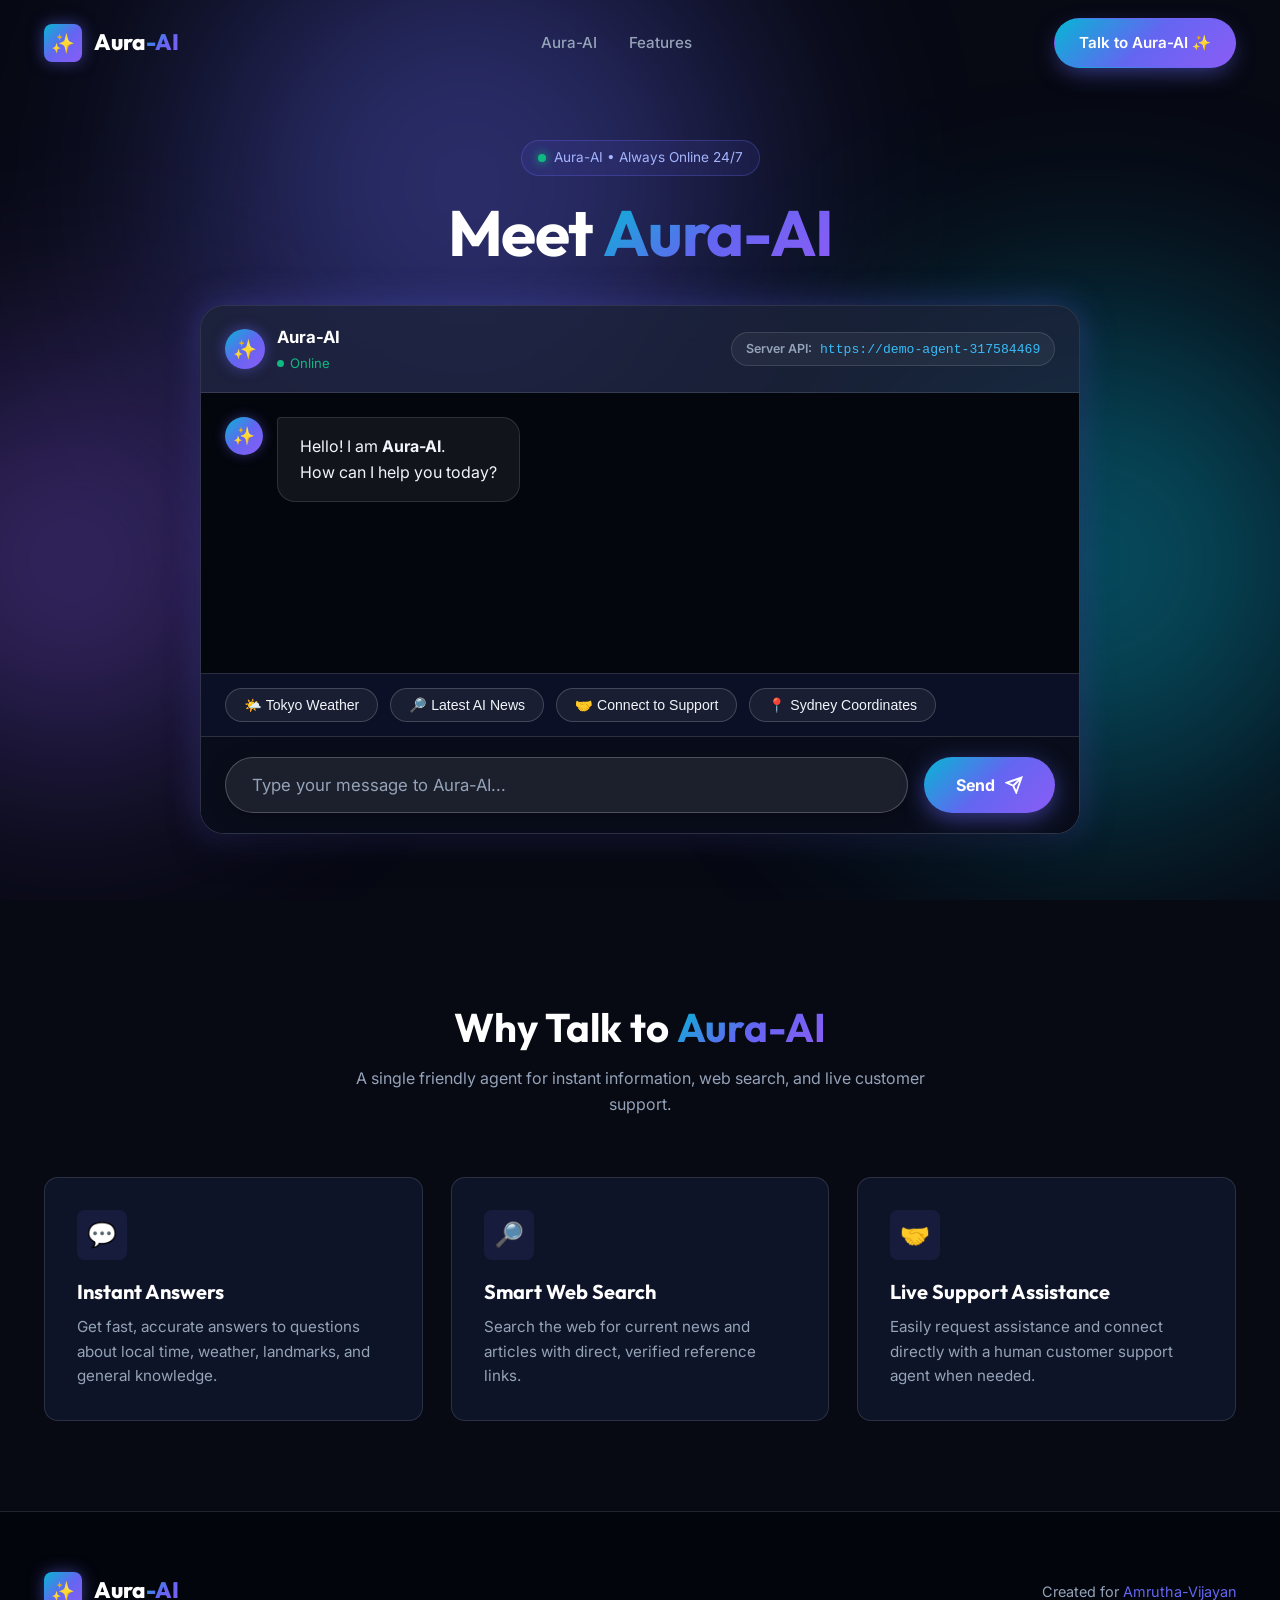
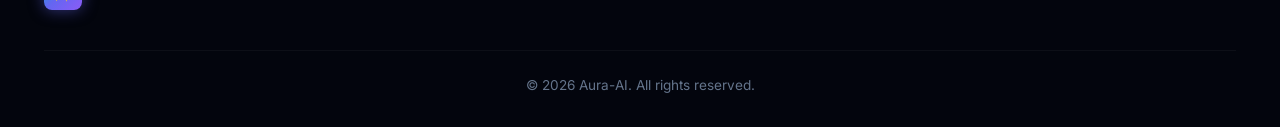
<file: index.html>
<!DOCTYPE html>
<html lang="en">
<head>
  <meta charset="UTF-8">
  <meta name="viewport" content="width=device-width, initial-scale=1.0">
  <title>Aura-AI</title>
  <meta name="description" content="Aura-AI is an intelligent agent designed to provide instant answers, smart web search, and 24/7 customer support.">
  <link rel="stylesheet" href="style.css?v=2.2">
  <link rel="icon" href="data:image/svg+xml,<svg xmlns=%22http://www.w3.org/2000/svg%22 viewBox=%220 0 100 100%22><text y=%22.9em%22 font-size=%2290%22>✨</text></svg>">
</head>
<body>

  <!-- Ambient Background Blobs -->
  <div class="ambient-bg">
    <div class="blob blob-1"></div>
    <div class="blob blob-2"></div>
    <div class="blob blob-3"></div>
  </div>

  <!-- Navigation Bar -->
  <nav class="navbar" id="navbar">
    <div class="container nav-container">
      <a href="#" class="logo">
        <div class="logo-icon">✨</div>
        <span>Aura<span class="gradient-text">-AI</span></span>
      </a>

      <ul class="nav-links">
        <li><a href="#chat-assistant" class="nav-link">Aura-AI</a></li>
        <li><a href="#features" class="nav-link">Features</a></li>
      </ul>

      <div class="nav-actions">
        <a href="#chat-assistant" class="btn btn-primary">Talk to Aura-AI ✨</a>
      </div>
    </div>
  </nav>

  <!-- Hero & Chat Assistant Section -->
  <section class="hero">
    <div class="container">
      <div class="badge">
        <span class="badge-dot"></span>
        Aura-AI • Always Online 24/7
      </div>

      <h1 class="hero-title">
        Meet <span class="gradient-text">Aura-AI</span>
      </h1>

      <!-- Clean Conversational Chat Assistant Card -->
      <div class="playground-card" id="chat-assistant">
        <div class="playground-header" style="display: flex; align-items: center; justify-content: space-between; flex-wrap: wrap; gap: 12px;">
          <div style="display: flex; align-items: center; gap: 12px;">
            <div style="width: 40px; height: 40px; background: var(--gradient-primary); border-radius: 50%; display: flex; align-items: center; justify-content: center; font-size: 1.2rem; box-shadow: 0 0 14px rgba(99,102,241,0.5);">✨</div>
            <div>
              <div style="font-weight: 700; color: #fff; font-size: 1.05rem;">Aura-AI</div>
              <div style="font-size: 0.82rem; color: #10b981; display: flex; align-items: center; gap: 6px; margin-top: 2px;">
                <span style="width: 7px; height: 7px; background: #10b981; border-radius: 50%;"></span>
                <span id="agent-status-text">Online</span>
              </div>
            </div>
          </div>

          <!-- Server Endpoint Input -->
          <div style="display: flex; align-items: center; gap: 8px; background: rgba(255, 255, 255, 0.05); border: 1px solid rgba(255, 255, 255, 0.12); padding: 6px 14px; border-radius: 99px;">
            <span style="font-size: 0.78rem; color: #94a3b8; font-weight: 600;">Server API:</span>
            <input type="text" id="server-endpoint-input" value="https://demo-agent-317584469189.us-central1.run.app" placeholder="http://127.0.0.1:8080 or https://xxx.ngrok-free.app" style="background: transparent; border: none; color: #38bdf8; font-family: monospace; font-size: 0.82rem; outline: none; width: 220px;">
          </div>
        </div>

        <!-- Chat Container -->
        <div class="chat-container">
          <div class="chat-messages" id="chat-messages">
            
            <!-- Simple Clean Welcome Message -->
            <div class="chat-bubble-wrapper assistant">
              <div class="chat-avatar">✨</div>
              <div class="chat-bubble">
                Hello! I am <strong>Aura-AI</strong>.<br>
                How can I help you today?
              </div>
            </div>

          </div>

          <!-- Suggestion Chips -->
          <div class="suggestion-chips">
            <button class="chip-btn" data-text="What is the weather in Tokyo right now?">🌤️ Tokyo Weather</button>
            <button class="chip-btn" data-text="Search for the latest AI news and updates">🔎 Latest AI News</button>
            <button class="chip-btn" data-text="I want to speak with a human support agent">🤝 Connect to Support</button>
            <button class="chip-btn" data-text="Get coordinates for Sydney Opera House">📍 Sydney Coordinates</button>
          </div>

          <!-- Prominent Ultra-Beautiful Chat Input Area -->
          <div class="chat-input-wrapper">
            <input type="text" id="chat-input" class="chat-input-large" placeholder="Type your message to Aura-AI..." autocomplete="off" style="flex: 1; background: rgba(255, 255, 255, 0.08); border: 1.5px solid rgba(255, 255, 255, 0.2); border-radius: 99px; padding: 16px 26px; height: 56px; color: #ffffff; font-size: 1.05rem; outline: none; box-shadow: 0 4px 20px rgba(0,0,0,0.3);">
            <button id="send-chat-btn" class="send-btn-large" style="background: linear-gradient(135deg, #06b6d4 0%, #6366f1 50%, #8b5cf6 100%); color: #ffffff; border: none; height: 56px; padding: 0 32px; border-radius: 99px; font-weight: 700; font-size: 1rem; cursor: pointer; display: flex; align-items: center; justify-content: center; gap: 10px; box-shadow: 0 6px 22px rgba(99, 102, 241, 0.5); flex-shrink: 0;">
              <span>Send</span>
              <svg width="18" height="18" viewBox="0 0 24 24" fill="none" stroke="currentColor" stroke-width="2.5"><path d="M22 2L11 13M22 2l-7 20-4-9-9-4 20-7z"/></svg>
            </button>
          </div>
        </div>
      </div>

    </div>
  </section>

  <!-- Features Section -->
  <section class="section" id="features">
    <div class="container">
      <h2 class="section-title">Why Talk to <span class="gradient-text">Aura-AI</span></h2>
      <p class="section-subtitle">A single friendly agent for instant information, web search, and live customer support.</p>

      <div class="features-grid">
        <div class="feature-card">
          <div class="feature-icon">💬</div>
          <h3 class="feature-title">Instant Answers</h3>
          <p class="feature-desc">Get fast, accurate answers to questions about local time, weather, landmarks, and general knowledge.</p>
        </div>

        <div class="feature-card">
          <div class="feature-icon">🔎</div>
          <h3 class="feature-title">Smart Web Search</h3>
          <p class="feature-desc">Search the web for current news and articles with direct, verified reference links.</p>
        </div>

        <div class="feature-card">
          <div class="feature-icon">🤝</div>
          <h3 class="feature-title">Live Support Assistance</h3>
          <p class="feature-desc">Easily request assistance and connect directly with a human customer support agent when needed.</p>
        </div>
      </div>
    </div>
  </section>

  <div class="toast-container" id="toast-container"></div>

  <!-- Footer -->
  <footer class="footer">
    <div class="container">
      <div class="footer-container">
        <div class="logo">
          <div class="logo-icon">✨</div>
          <span>Aura<span class="gradient-text">-AI</span></span>
        </div>

        <p style="color: var(--text-muted); font-size: 0.9rem;">
          Created for <a href="https://github.com/Amrutha-Vijayan" target="_blank" style="color: var(--accent-indigo); text-decoration: none;">Amrutha-Vijayan</a>
        </p>
      </div>

      <div class="footer-bottom">
        <p>&copy; 2026 Aura-AI. All rights reserved.</p>
      </div>
    </div>
  </footer>

  <script src="main.js?v=5.0&t=1786005000"></script>
</body>
</html>
</file>
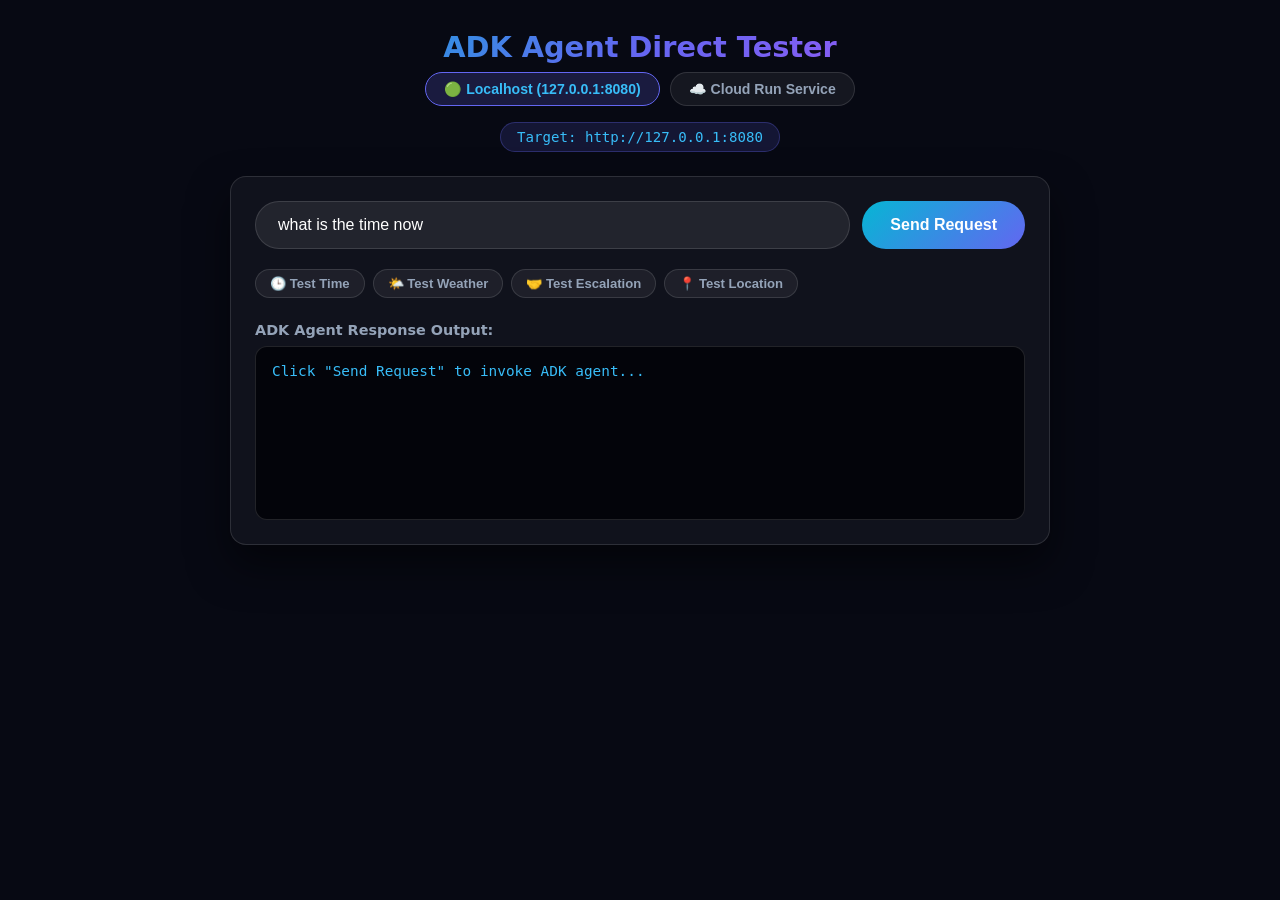
<file: test_cloud_run.html>
<!DOCTYPE html>
<html lang="en">
<head>
  <meta charset="UTF-8">
  <meta name="viewport" content="width=device-width, initial-scale=1.0">
  <title>ADK Agent Direct Tester</title>
  <style>
    :root {
      --bg: #070913;
      --card-bg: rgba(255, 255, 255, 0.04);
      --border: rgba(255, 255, 255, 0.12);
      --accent: #6366f1;
      --text: #f8fafc;
      --text-muted: #94a3b8;
    }
    body {
      margin: 0;
      padding: 30px 20px;
      background: var(--bg);
      color: var(--text);
      font-family: 'Inter', system-ui, -apple-system, sans-serif;
      display: flex;
      justify-content: center;
    }
    .container {
      width: 100%;
      max-width: 820px;
    }
    .header {
      text-align: center;
      margin-bottom: 24px;
    }
    h1 {
      margin: 0 0 8px 0;
      font-size: 1.8rem;
      background: linear-gradient(135deg, #06b6d4, #6366f1, #a855f7);
      -webkit-background-clip: text;
      -webkit-text-fill-color: transparent;
    }
    .mode-select {
      display: flex;
      justify-content: center;
      gap: 10px;
      margin-bottom: 16px;
    }
    .mode-btn {
      padding: 8px 18px;
      border-radius: 99px;
      background: rgba(255, 255, 255, 0.06);
      border: 1px solid var(--border);
      color: var(--text-muted);
      font-size: 0.88rem;
      cursor: pointer;
    }
    .mode-btn.active {
      background: rgba(99, 102, 241, 0.2);
      border-color: var(--accent);
      color: #38bdf8;
      font-weight: 600;
    }
    .endpoint-badge {
      display: inline-block;
      padding: 6px 16px;
      background: rgba(99, 102, 241, 0.15);
      border: 1px solid rgba(99, 102, 241, 0.3);
      border-radius: 99px;
      color: #38bdf8;
      font-family: monospace;
      font-size: 0.88rem;
    }
    .card {
      background: var(--card-bg);
      border: 1px solid var(--border);
      border-radius: 16px;
      padding: 24px;
      box-shadow: 0 20px 40px rgba(0,0,0,0.5);
    }
    .input-group {
      display: flex;
      gap: 12px;
      margin-bottom: 20px;
    }
    input {
      flex: 1;
      background: rgba(255, 255, 255, 0.08);
      border: 1px solid var(--border);
      border-radius: 99px;
      padding: 14px 22px;
      color: #fff;
      font-size: 1rem;
      outline: none;
    }
    input:focus {
      border-color: var(--accent);
    }
    button {
      background: linear-gradient(135deg, #06b6d4, #6366f1);
      color: #fff;
      border: none;
      border-radius: 99px;
      padding: 0 28px;
      font-size: 1rem;
      font-weight: 600;
      cursor: pointer;
      transition: all 0.2s;
    }
    button:hover {
      opacity: 0.9;
      transform: translateY(-1px);
    }
    .response-header {
      font-weight: 600;
      margin-bottom: 8px;
      color: var(--text-muted);
      font-size: 0.9rem;
    }
    .output-box {
      background: #03040a;
      border: 1px solid var(--border);
      border-radius: 12px;
      padding: 16px;
      min-height: 140px;
      max-height: 420px;
      overflow-y: auto;
      font-family: monospace;
      font-size: 0.9rem;
      color: #38bdf8;
      white-space: pre-wrap;
      word-break: break-word;
    }
    .quick-tests {
      margin-top: 16px;
      display: flex;
      gap: 8px;
      flex-wrap: wrap;
    }
    .chip {
      background: rgba(255, 255, 255, 0.06);
      border: 1px solid var(--border);
      color: var(--text-muted);
      padding: 6px 14px;
      border-radius: 99px;
      font-size: 0.82rem;
      cursor: pointer;
    }
    .chip:hover {
      background: rgba(255, 255, 255, 0.12);
      color: #fff;
    }
  </style>
</head>
<body>

  <div class="container">
    <div class="header">
      <h1>ADK Agent Direct Tester</h1>
      <div class="mode-select">
        <button class="mode-btn active" id="btn-local" onclick="switchTarget('local')">🟢 Localhost (127.0.0.1:8080)</button>
        <button class="mode-btn" id="btn-cloud" onclick="switchTarget('cloud')">☁️ Cloud Run Service</button>
      </div>
      <div class="endpoint-badge" id="endpoint-badge">Target: http://127.0.0.1:8080</div>
    </div>

    <div class="card">
      <div class="input-group">
        <input type="text" id="user-input" placeholder="Type prompt to test ADK agent..." value="what is the time now">
        <button id="send-btn">Send Request</button>
      </div>

      <div class="quick-tests">
        <button class="chip" onclick="setTest('what is the time now')">🕒 Test Time</button>
        <button class="chip" onclick="setTest('what is the weather in Tokyo?')">🌤️ Test Weather</button>
        <button class="chip" onclick="setTest('I want to speak with a human support agent')">🤝 Test Escalation</button>
        <button class="chip" onclick="setTest('Sydney Opera House coordinates')">📍 Test Location</button>
      </div>

      <div style="margin-top: 24px;">
        <div class="response-header">ADK Agent Response Output:</div>
        <div class="output-box" id="output">Click "Send Request" to invoke ADK agent...</div>
      </div>
    </div>
  </div>

  <script>
    let currentTarget = 'local';
    let localBaseUrl = 'http://127.0.0.1:8080';
    let cloudBaseUrl = 'https://demo-agent-317584469189.us-central1.run.app';
    
    let localSessionId = null;
    let cloudSessionId = null;

    const inputEl = document.getElementById('user-input');
    const sendBtn = document.getElementById('send-btn');
    const outputEl = document.getElementById('output');
    const badgeEl = document.getElementById('endpoint-badge');

    function switchTarget(target) {
      currentTarget = target;
      if (target === 'local') {
        document.getElementById('btn-local').classList.add('active');
        document.getElementById('btn-cloud').classList.remove('active');
        badgeEl.textContent = 'Target: ' + localBaseUrl;
      } else {
        document.getElementById('btn-cloud').classList.add('active');
        document.getElementById('btn-local').classList.remove('active');
        badgeEl.textContent = 'Target: ' + cloudBaseUrl;
      }
    }

    function setTest(text) {
      inputEl.value = text;
      sendRequest();
    }

    async function sendRequest() {
      const msg = inputEl.value.trim();
      if (!msg) return;

      const baseUrl = currentTarget === 'local' ? localBaseUrl : cloudBaseUrl;
      let activeSessionId = currentTarget === 'local' ? localSessionId : cloudSessionId;

      outputEl.textContent = `⏳ Connecting to ${currentTarget.toUpperCase()} ADK Agent...`;

      try {
        const userId = 'tester_user_1';
        
        // Helper to create session
        async function createNewSession() {
          outputEl.textContent = `⏳ Creating ADK Session on ${baseUrl}...`;
          const sessRes = await fetch(`${baseUrl}/apps/router_agent/users/${userId}/sessions`, {
            method: 'POST',
            headers: { 'Content-Type': 'application/json' },
            body: JSON.stringify({})
          });
          const sessData = await sessRes.json();
          const newId = sessData.id;
          if (currentTarget === 'local') localSessionId = newId;
          else cloudSessionId = newId;
          return newId;
        }

        // 1. Create Session if not created
        if (!activeSessionId) {
          activeSessionId = await createNewSession();
        }

        outputEl.textContent = `⏳ Session Active (${activeSessionId}). Invoking router_agent...`;

        // 2. Invoke /run
        let runRes = await fetch(`${baseUrl}/run`, {
          method: 'POST',
          headers: { 'Content-Type': 'application/json' },
          body: JSON.stringify({
            appName: 'router_agent',
            userId: userId,
            sessionId: activeSessionId,
            newMessage: {
              role: 'user',
              parts: [{ text: msg }]
            }
          })
        });

        let runData = await runRes.json();

        // 3. Handle expired or missing session
        if (runData && runData.detail && typeof runData.detail === 'string' && runData.detail.includes('Session not found')) {
          outputEl.textContent = `🔄 Session expired. Creating new session...`;
          activeSessionId = await createNewSession();
          outputEl.textContent = `⏳ New Session Active (${activeSessionId}). Retrying invocation...`;
          
          runRes = await fetch(`${baseUrl}/run`, {
            method: 'POST',
            headers: { 'Content-Type': 'application/json' },
            body: JSON.stringify({
              appName: 'router_agent',
              userId: userId,
              sessionId: activeSessionId,
              newMessage: {
                role: 'user',
                parts: [{ text: msg }]
              }
            })
          });
          runData = await runRes.json();
        }

        outputEl.textContent = JSON.stringify(runData, null, 2);

      } catch (err) {
        outputEl.textContent = `❌ Error connecting to ${currentTarget.toUpperCase()}:\n` + err.toString() + 
          `\n\nTips:\n- For Localhost, ensure "python server.py" is running.\n- For Cloud Run, ensure Cloud Run instance is reachable.`;
      }
    }

    sendBtn.addEventListener('click', sendRequest);
    inputEl.addEventListener('keypress', (e) => {
      if (e.key === 'Enter') sendRequest();
    });
  </script>
</body>
</html>
</file>
<file: style.css>
/* Aura AI - Simplified Modern Chat Stylesheet */
@import url('https://fonts.googleapis.com/css2?family=Inter:wght@300;400;500;600;700&family=Outfit:wght@400;500;600;700;800;900&family=JetBrains+Mono:wght@400;500;600&display=swap');

:root {
  /* Color Palette */
  --bg-primary: #070913;
  --bg-secondary: #0d1127;
  --bg-card: rgba(18, 24, 48, 0.75);
  --bg-card-hover: rgba(26, 35, 68, 0.85);
  --glass-border: rgba(255, 255, 255, 0.12);
  --glass-glow: rgba(99, 102, 241, 0.2);
  
  --accent-cyan: #06b6d4;
  --accent-indigo: #6366f1;
  --accent-violet: #8b5cf6;
  --accent-emerald: #10b981;
  
  --text-main: #f8fafc;
  --text-muted: #94a3b8;
  --text-dim: #64748b;
  
  --gradient-primary: linear-gradient(135deg, #06b6d4 0%, #6366f1 50%, #8b5cf6 100%);
  --gradient-purple: linear-gradient(135deg, #6366f1 0%, #a855f7 50%, #ec4899 100%);
  
  --font-heading: 'Outfit', sans-serif;
  --font-body: 'Inter', sans-serif;
  --font-mono: 'JetBrains Mono', monospace;
  
  --shadow-lg: 0 20px 40px -15px rgba(0, 0, 0, 0.6);
  --shadow-glow: 0 0 35px rgba(99, 102, 241, 0.35);
  
  --radius-sm: 8px;
  --radius-md: 14px;
  --radius-lg: 24px;
  --radius-full: 9999px;
  
  --transition-fast: 0.2s cubic-bezier(0.4, 0, 0.2, 1);
  --transition-smooth: 0.35s cubic-bezier(0.16, 1, 0.3, 1);
}

* {
  margin: 0;
  padding: 0;
  box-sizing: border-box;
}

html {
  scroll-behavior: smooth;
  color-scheme: dark;
}

body {
  background-color: var(--bg-primary);
  color: var(--text-main);
  font-family: var(--font-body);
  line-height: 1.6;
  overflow-x: hidden;
  position: relative;
}

/* Ambient Background Lights */
.ambient-bg {
  position: fixed;
  top: 0;
  left: 0;
  width: 100vw;
  height: 100vh;
  z-index: -1;
  pointer-events: none;
  overflow: hidden;
}

.blob {
  position: absolute;
  border-radius: 50%;
  filter: blur(120px);
  opacity: 0.4;
  animation: floatBlob 18s infinite alternate ease-in-out;
}

.blob-1 { width: 550px; height: 550px; background: var(--accent-indigo); top: -10%; left: 15%; }
.blob-2 { width: 500px; height: 500px; background: var(--accent-cyan); bottom: 10%; right: -5%; animation-delay: -6s; }
.blob-3 { width: 400px; height: 400px; background: var(--accent-violet); top: 40%; left: -10%; animation-delay: -12s; }

@keyframes floatBlob {
  0% { transform: translate(0, 0) scale(1); }
  50% { transform: translate(60px, 40px) scale(1.1); }
  100% { transform: translate(-40px, 80px) scale(0.9); }
}

/* Typography */
h1, h2, h3, h4, h5, h6 {
  font-family: var(--font-heading);
  font-weight: 700;
  line-height: 1.15;
  color: #fff;
}

.gradient-text {
  background: var(--gradient-primary);
  -webkit-background-clip: text;
  -webkit-text-fill-color: transparent;
  display: inline-block;
}

.container {
  max-width: 1240px;
  margin: 0 auto;
  padding: 0 24px;
}

/* Navbar */
.navbar {
  position: fixed;
  top: 0;
  left: 0;
  width: 100%;
  z-index: 100;
  padding: 18px 0;
  transition: var(--transition-smooth);
}

.navbar.scrolled {
  padding: 12px 0;
  background: rgba(7, 9, 19, 0.9);
  backdrop-filter: blur(16px);
  border-bottom: 1px solid var(--glass-border);
}

.nav-container {
  display: flex;
  align-items: center;
  justify-content: space-between;
}

.logo {
  display: flex;
  align-items: center;
  gap: 12px;
  text-decoration: none;
  font-family: var(--font-heading);
  font-size: 1.4rem;
  font-weight: 800;
  color: #fff;
}

.logo-icon {
  width: 38px;
  height: 38px;
  background: var(--gradient-primary);
  border-radius: var(--radius-sm);
  display: flex;
  align-items: center;
  justify-content: center;
  box-shadow: 0 0 15px rgba(99, 102, 241, 0.5);
  font-size: 1.2rem;
}

.nav-links {
  display: flex;
  align-items: center;
  gap: 32px;
  list-style: none;
}

.nav-link {
  color: var(--text-muted);
  text-decoration: none;
  font-size: 0.95rem;
  font-weight: 500;
  transition: var(--transition-fast);
}

.nav-link:hover { color: var(--text-main); }

.nav-actions { display: flex; align-items: center; gap: 16px; }

/* Buttons */
.btn {
  display: inline-flex;
  align-items: center;
  justify-content: center;
  gap: 10px;
  padding: 12px 24px;
  border-radius: var(--radius-full);
  font-family: var(--font-body);
  font-size: 0.95rem;
  font-weight: 600;
  text-decoration: none;
  cursor: pointer;
  border: 1px solid transparent;
  transition: var(--transition-smooth);
}

.btn-primary {
  background: var(--gradient-primary);
  color: #fff;
  box-shadow: 0 8px 25px -6px rgba(99, 102, 241, 0.6);
}

.btn-primary:hover {
  transform: translateY(-2px);
  box-shadow: 0 12px 30px -4px rgba(99, 102, 241, 0.8);
}

.btn-purple {
  background: var(--gradient-purple);
  color: #fff;
  box-shadow: 0 8px 25px -6px rgba(168, 85, 247, 0.6);
}

.btn-purple:hover {
  transform: translateY(-2px);
  box-shadow: 0 12px 30px -4px rgba(168, 85, 247, 0.8);
}

.badge {
  display: inline-flex;
  align-items: center;
  gap: 8px;
  padding: 6px 16px;
  border-radius: var(--radius-full);
  background: rgba(99, 102, 241, 0.1);
  border: 1px solid rgba(99, 102, 241, 0.3);
  font-size: 0.85rem;
  color: #a5b4fc;
  margin-bottom: 20px;
}

.badge-dot {
  width: 8px;
  height: 8px;
  background: var(--accent-emerald);
  border-radius: 50%;
  box-shadow: 0 0 10px var(--accent-emerald);
  animation: pulseDot 2s infinite;
}

@keyframes pulseDot {
  0% { transform: scale(0.95); opacity: 0.8; }
  50% { transform: scale(1.2); opacity: 1; }
  100% { transform: scale(0.95); opacity: 0.8; }
}

/* Hero Section */
.hero {
  padding-top: 140px;
  padding-bottom: 80px;
  position: relative;
  text-align: center;
}

.hero-title {
  font-size: clamp(2.5rem, 5vw, 4rem);
  max-width: 900px;
  margin: 0 auto 36px;
  letter-spacing: -0.02em;
}

/* Playground / Chat Card Structure */
.playground-card {
  max-width: 880px;
  margin: 0 auto;
  background: var(--bg-card);
  border: 1px solid var(--glass-border);
  border-radius: var(--radius-lg);
  overflow: hidden;
  box-shadow: var(--shadow-lg), var(--shadow-glow);
  backdrop-filter: blur(24px);
  text-align: left;
}

.playground-header {
  background: rgba(255, 255, 255, 0.04);
  border-bottom: 1px solid var(--glass-border);
  padding: 18px 24px;
  display: flex;
  align-items: center;
  justify-content: space-between;
}

/* Clean Flex Layout Chat Container */
.chat-container {
  display: flex;
  flex-direction: column;
  background: #04060e;
  width: 100%;
}

.chat-messages {
  min-height: 280px;
  max-height: 400px;
  padding: 24px;
  overflow-y: auto;
  display: flex;
  flex-direction: column;
  gap: 20px;
  background: #04060e;
}

.chat-bubble-wrapper {
  display: flex;
  gap: 14px;
  max-width: 85%;
  animation: fadeIn 0.3s ease;
}

@keyframes fadeIn {
  from { opacity: 0; transform: translateY(8px); }
  to { opacity: 1; transform: translateY(0); }
}

.chat-bubble-wrapper.assistant {
  align-self: flex-start;
}

.chat-bubble-wrapper.user {
  align-self: flex-end;
  flex-direction: row-reverse;
}

.chat-avatar {
  width: 38px;
  height: 38px;
  border-radius: 50%;
  background: var(--gradient-primary);
  display: flex;
  align-items: center;
  justify-content: center;
  font-size: 1.1rem;
  flex-shrink: 0;
  box-shadow: 0 0 12px rgba(99, 102, 241, 0.4);
}

.chat-bubble-wrapper.user .chat-avatar {
  background: #2563eb;
  box-shadow: 0 0 12px rgba(37, 99, 235, 0.4);
}

.chat-bubble {
  background: rgba(255, 255, 255, 0.06);
  border: 1px solid var(--glass-border);
  padding: 16px 22px;
  border-radius: 18px;
  font-size: 1rem;
  color: #f1f5f9;
  line-height: 1.6;
}

.chat-bubble-wrapper.assistant .chat-bubble {
  border-top-left-radius: 4px;
}

.chat-bubble-wrapper.user .chat-bubble {
  background: var(--gradient-primary);
  border-color: transparent;
  border-top-right-radius: 4px;
  color: #fff;
}

/* Suggestion Chips Row */
.suggestion-chips {
  padding: 14px 24px;
  display: flex;
  gap: 12px;
  overflow-x: auto;
  border-top: 1px solid var(--glass-border);
  background: rgba(13, 17, 39, 0.95);
  scrollbar-width: thin;
}

.chip-btn {
  background: rgba(255, 255, 255, 0.06);
  border: 1px solid rgba(255, 255, 255, 0.18);
  color: #f1f5f9;
  padding: 8px 18px;
  border-radius: var(--radius-full);
  font-size: 0.88rem;
  font-weight: 500;
  cursor: pointer;
  white-space: nowrap;
  transition: var(--transition-fast);
}

.chip-btn:hover {
  background: var(--accent-indigo);
  color: #fff;
  border-color: var(--accent-indigo);
  transform: translateY(-1px);
  box-shadow: 0 4px 15px rgba(99, 102, 241, 0.4);
}

/* Prominent & Large Chat Input Area */
.chat-input-wrapper {
  padding: 20px 24px !important;
  background: rgba(10, 14, 28, 0.98) !important;
  border-top: 1px solid rgba(255, 255, 255, 0.15) !important;
  display: flex !important;
  gap: 16px !important;
  align-items: center !important;
  position: relative !important;
  z-index: 10 !important;
}

.chat-input, .chat-input-large, input#chat-input {
  flex: 1 !important;
  background: rgba(255, 255, 255, 0.08) !important;
  border: 1.5px solid rgba(255, 255, 255, 0.22) !important;
  border-radius: 99px !important;
  padding: 16px 26px !important;
  height: 56px !important;
  min-height: 56px !important;
  color: #ffffff !important;
  font-family: 'Inter', sans-serif !important;
  font-size: 1.05rem !important;
  outline: none !important;
  box-shadow: 0 4px 20px rgba(0,0,0,0.3) !important;
  transition: all 0.25s ease !important;
  -webkit-appearance: none !important;
  appearance: none !important;
}

.chat-input::placeholder, .chat-input-large::placeholder, input#chat-input::placeholder {
  color: #94a3b8 !important;
  opacity: 1 !important;
}

.chat-input:focus, .chat-input-large:focus, input#chat-input:focus {
  border-color: #06b6d4 !important;
  background: rgba(255, 255, 255, 0.12) !important;
  box-shadow: 0 0 24px rgba(6, 182, 212, 0.35) !important;
}

.send-btn, .send-btn-large, button#send-chat-btn {
  background: linear-gradient(135deg, #06b6d4 0%, #6366f1 50%, #8b5cf6 100%) !important;
  color: #ffffff !important;
  border: none !important;
  height: 56px !important;
  min-height: 56px !important;
  padding: 0 32px !important;
  border-radius: 99px !important;
  font-family: 'Inter', sans-serif !important;
  font-weight: 700 !important;
  font-size: 1rem !important;
  cursor: pointer !important;
  display: flex !important;
  align-items: center !important;
  justify-content: center !important;
  gap: 10px !important;
  box-shadow: 0 6px 22px rgba(99, 102, 241, 0.5) !important;
  transition: all 0.25s cubic-bezier(0.16, 1, 0.3, 1) !important;
  flex-shrink: 0 !important;
  -webkit-appearance: none !important;
  appearance: none !important;
}

.send-btn:hover, .send-btn-large:hover, button#send-chat-btn:hover {
  transform: translateY(-2px) scale(1.02) !important;
  box-shadow: 0 10px 30px rgba(99, 102, 241, 0.75) !important;
}

/* Sections & Features */
.section { padding: 90px 0; }
.section-title { text-align: center; font-size: 2.5rem; margin-bottom: 16px; }
.section-subtitle { text-align: center; color: var(--text-muted); max-width: 600px; margin: 0 auto 60px; }

.features-grid {
  display: grid;
  grid-template-columns: repeat(auto-fit, minmax(320px, 1fr));
  gap: 28px;
}

.feature-card {
  background: var(--bg-card);
  border: 1px solid var(--glass-border);
  border-radius: var(--radius-md);
  padding: 32px;
  transition: var(--transition-smooth);
}

.feature-card:hover {
  transform: translateY(-6px);
  background: var(--bg-card-hover);
  border-color: rgba(255, 255, 255, 0.2);
}

.feature-icon {
  width: 50px;
  height: 50px;
  border-radius: var(--radius-sm);
  background: rgba(99, 102, 241, 0.1);
  color: var(--accent-indigo);
  display: flex;
  align-items: center;
  justify-content: center;
  font-size: 1.5rem;
  margin-bottom: 20px;
}

.feature-title { font-size: 1.25rem; margin-bottom: 12px; }
.feature-desc { color: var(--text-muted); font-size: 0.95rem; line-height: 1.6; }

/* Toast Notifications */
.toast-container {
  position: fixed;
  bottom: 24px;
  right: 24px;
  z-index: 1000;
  display: flex;
  flex-direction: column;
  gap: 12px;
}

.toast {
  background: var(--bg-secondary);
  border: 1px solid var(--accent-indigo);
  color: #fff;
  padding: 14px 20px;
  border-radius: var(--radius-md);
  box-shadow: 0 10px 30px rgba(0,0,0,0.5);
  font-size: 0.9rem;
}

/* Footer */
.footer {
  border-top: 1px solid var(--glass-border);
  padding: 60px 0 30px;
  background: rgba(4, 6, 14, 0.9);
}

.footer-container {
  display: flex;
  justify-content: space-between;
  align-items: center;
  flex-wrap: wrap;
  gap: 20px;
  margin-bottom: 40px;
}

.footer-bottom {
  text-align: center;
  color: var(--text-dim);
  font-size: 0.85rem;
  border-top: 1px solid rgba(255, 255, 255, 0.04);
  padding-top: 24px;
}
</file>
